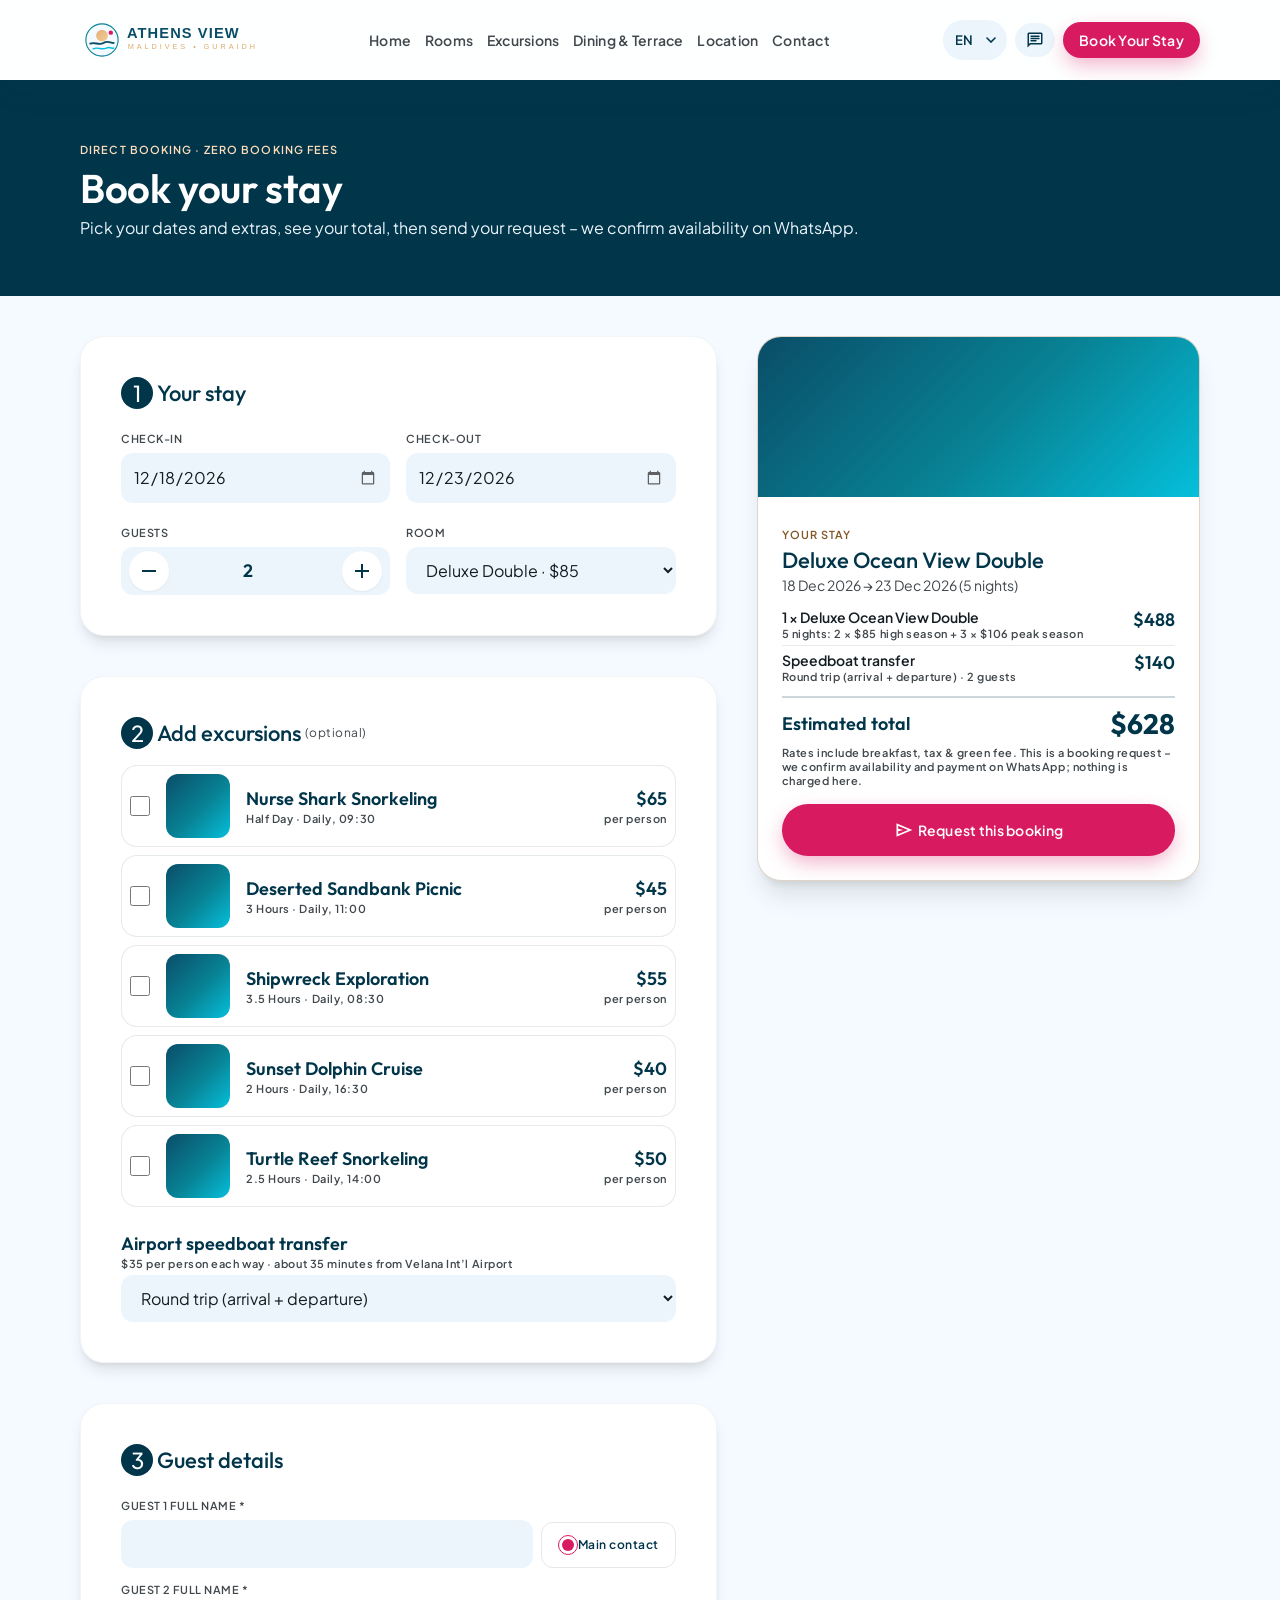
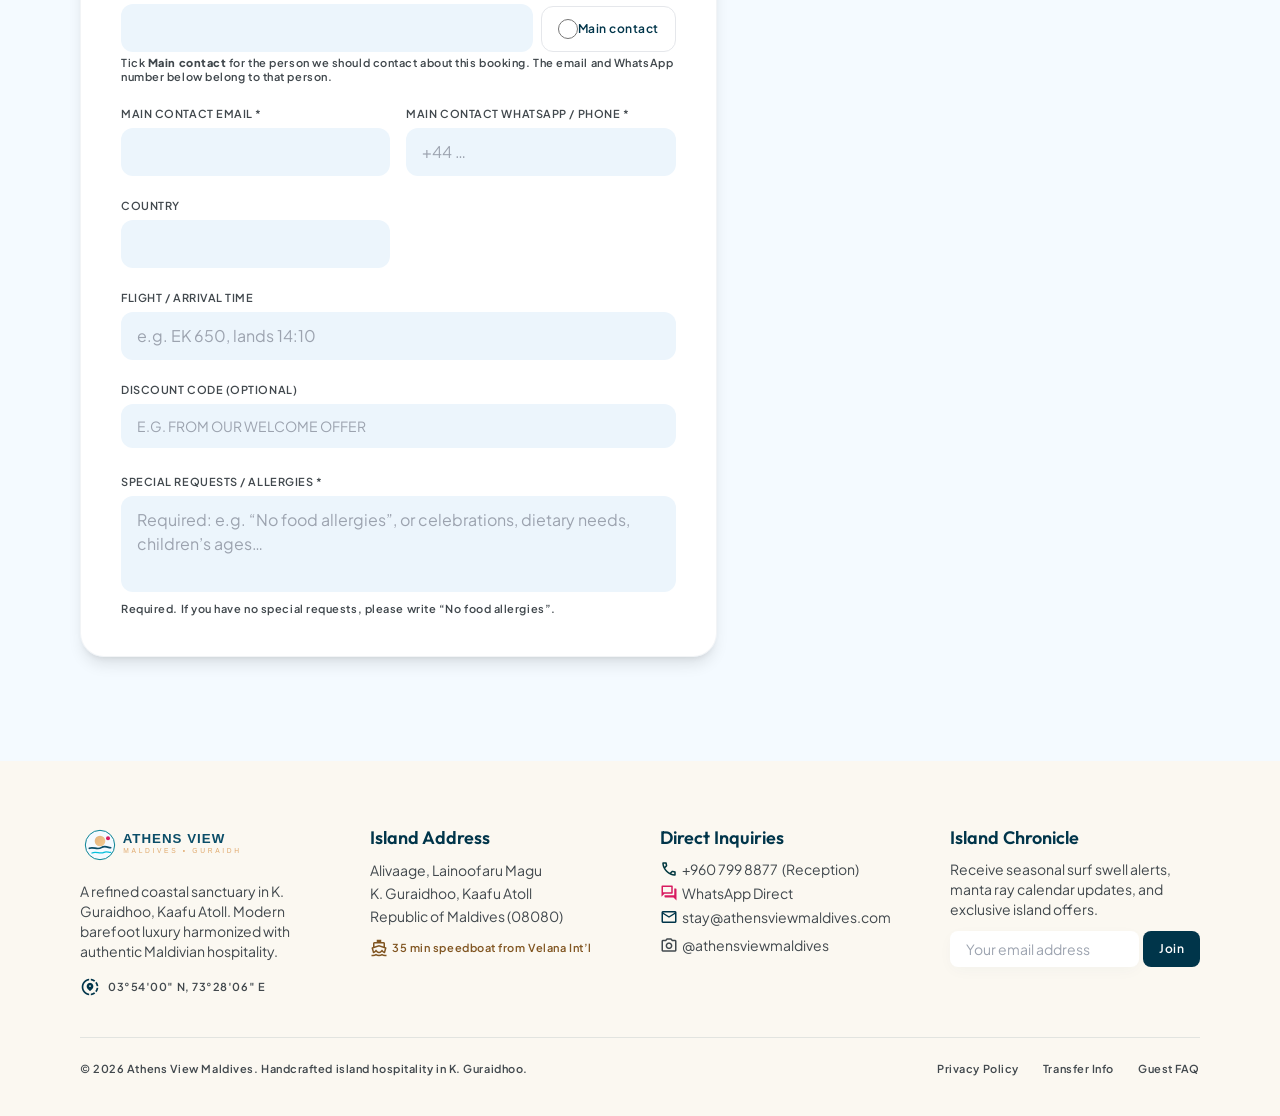
<file: booking.html>
<!DOCTYPE html>
<html lang="en" class="scroll-smooth">
<head>
<meta charset="utf-8"/>
<meta name="viewport" content="width=device-width, initial-scale=1"/>
<title>Book Your Stay | Athens View Maldives</title>
<meta name="description" content="Build your Athens View stay – choose dates, room, excursions and airport transfers, see a live total and send your booking request in one tap."/>
<meta name="theme-color" content="#0A4D68"/>
<meta property="og:type" content="website"/><meta property="og:title" content="Book Your Stay | Athens View Maldives"/><meta property="og:description" content="Build your Athens View stay – choose dates, room, excursions and airport transfers, see a live total and send your booking request in one tap."/>
<meta property="og:image" content="https://lh3.googleusercontent.com/aida-public/[base64]"/>
<link rel="canonical" href="https://s075248.github.io/Athens-View/booking.html"/>
<meta property="og:url" content="https://s075248.github.io/Athens-View/booking.html"/>
<link rel="icon" type="image/svg+xml" href="assets/img/logo.svg"/>
<link rel="manifest" href="manifest.webmanifest"/>
<link rel="apple-touch-icon" href="assets/img/icon-192.png"/>
<link rel="preconnect" href="https://fonts.googleapis.com"/><link rel="preconnect" href="https://fonts.gstatic.com" crossorigin/>
<link href="https://fonts.googleapis.com/css2?family=Outfit:wght@400;500;600;700&family=Plus+Jakarta+Sans:wght@400;500;600;700&display=swap" rel="stylesheet"/>
<link href="https://fonts.googleapis.com/css2?family=Material+Symbols+Outlined:opsz,wght,FILL,GRAD@24,400,0..1,0&icon_names=ac_unit,add,arrow_forward,balcony,beach_access,bed,bedtime,calendar_month,calendar_today,call,chat,chat_bubble,check_circle,checklist,chevron_left,chevron_right,close,coffee,content_copy,deck,directions_boat,directions_walk,event,event_available,event_busy,expand_more,explore,favorite,flight_land,format_quote,forum,free_breakfast,free_cancellation,group,health_and_safety,home,home_pin,hotel,install_mobile,kitchen,local_cafe,local_dining,location_on,luggage,mail,map,mark_email_read,menu,north_east,payments,photo_camera,play_circle,pool,print,rainy,redeem,remove,restaurant,sailing,schedule,scuba_diving,search,send,set_meal,share_location,shower,square_foot,star,surfing,temple_buddhist,verified,wb_sunny,wb_twilight,wifi&display=block" rel="stylesheet"/>
<link href="assets/css/tailwind.css" rel="stylesheet"/>
<link href="assets/css/site.css" rel="stylesheet"/>
</head>
<body class="bg-surface font-body-md text-body-md text-on-surface antialiased" data-page="booking">
<a href="#main" class="sr-only focus:not-sr-only focus:fixed focus:top-2 focus:left-2 focus:z-[100] focus:bg-primary focus:text-on-primary focus:px-4 focus:py-2 focus:rounded-full">Skip to content</a>
<header class="fixed top-0 inset-x-0 z-50 bg-surface-pure/90 backdrop-blur-xl shadow-[0_12px_32px_-4px_rgba(10,77,104,0.08)] transition-shadow">
<div class="h-16 lg:h-20 max-w-7xl mx-auto px-margin-mobile md:px-margin-tablet lg:px-margin flex items-center justify-between gap-gutter">
<a href="index.html" class="flex items-center shrink-0" aria-label="Athens View Maldives – home"><img src="assets/img/logo.svg" alt="Athens View Maldives" class="h-9 lg:h-11 w-auto" width="144" height="36"/></a>
<nav class="hidden lg:flex items-center gap-space-lg" aria-label="Main"><a data-nav="home" href="index.html" class="font-label-lg text-label-lg text-on-surface-variant hover:text-primary transition-colors py-space-xs">Home</a><a data-nav="rooms" href="rooms.html" class="font-label-lg text-label-lg text-on-surface-variant hover:text-primary transition-colors py-space-xs">Rooms</a><a data-nav="excursions" href="excursions.html" class="font-label-lg text-label-lg text-on-surface-variant hover:text-primary transition-colors py-space-xs">Excursions</a><a data-nav="dining" href="dining.html" class="font-label-lg text-label-lg text-on-surface-variant hover:text-primary transition-colors py-space-xs">Dining &amp; Terrace</a><a data-nav="location" href="location.html" class="font-label-lg text-label-lg text-on-surface-variant hover:text-primary transition-colors py-space-xs">Location</a><a data-nav="contact" href="contact.html" class="font-label-lg text-label-lg text-on-surface-variant hover:text-primary transition-colors py-space-xs">Contact</a></nav>
<div class="flex items-center gap-space-sm shrink-0">
<a href="https://wa.me/9607998877" data-wa-link target="_blank" rel="noopener" class="hidden xl:flex items-center gap-space-xs px-space-md py-space-sm rounded-full bg-surface-container-low text-primary hover:bg-primary hover:text-on-primary font-label-md text-label-md transition-all"><span class="material-symbols-outlined text-[18px]">chat</span><span>WhatsApp Inquiry</span></a>
<a href="booking.html" class="hidden sm:flex items-center justify-center px-space-lg py-space-sm rounded-full bg-bougainvillea-primary hover:bg-bougainvillea-vivid text-on-primary font-label-lg text-label-lg shadow-[0_8px_20px_-2px_rgba(216,27,96,0.35)] hover:-translate-y-0.5 transition-all">Book Your Stay</a>
<a href="tel:+9607998877" data-tel-link aria-label="Call reception" class="lg:hidden w-10 h-10 rounded-full bg-surface-container-low text-primary flex items-center justify-center"><span class="material-symbols-outlined text-[20px]">call</span></a>
<button id="menu-toggle" type="button" aria-label="Menu" aria-expanded="false" aria-controls="mobile-menu" class="lg:hidden w-10 h-10 rounded-full bg-surface-container-low text-primary flex items-center justify-center"><span class="material-symbols-outlined text-[22px]">menu</span></button>
</div></div>
<div id="mobile-menu" class="hidden lg:hidden border-t border-primary/10 bg-surface-pure"><div class="px-margin-mobile py-space-md space-y-1"><a data-nav="home" href="index.html" class="block px-space-md py-3 rounded-xl font-title-md text-title-md text-primary hover:bg-surface-container-low">Home</a><a data-nav="rooms" href="rooms.html" class="block px-space-md py-3 rounded-xl font-title-md text-title-md text-primary hover:bg-surface-container-low">Rooms</a><a data-nav="excursions" href="excursions.html" class="block px-space-md py-3 rounded-xl font-title-md text-title-md text-primary hover:bg-surface-container-low">Excursions</a><a data-nav="dining" href="dining.html" class="block px-space-md py-3 rounded-xl font-title-md text-title-md text-primary hover:bg-surface-container-low">Dining &amp; Terrace</a><a data-nav="location" href="location.html" class="block px-space-md py-3 rounded-xl font-title-md text-title-md text-primary hover:bg-surface-container-low">Location</a><a data-nav="contact" href="contact.html" class="block px-space-md py-3 rounded-xl font-title-md text-title-md text-primary hover:bg-surface-container-low">Contact</a>
<a href="booking.html" class="mt-space-sm flex justify-center px-space-lg py-3 rounded-full bg-bougainvillea-primary text-on-primary font-label-lg text-label-lg">Book Your Stay</a></div></div>
</header>
<main id="main" class="w-full pt-16 lg:pt-20"><section class="relative overflow-hidden bg-primary"><div class="max-w-7xl mx-auto px-margin-mobile md:px-margin-tablet lg:px-margin py-10 lg:py-14"><span class="font-label-sm text-label-sm text-secondary-fixed uppercase tracking-widest">Direct booking · zero booking fees</span><h1 class="mt-space-xs font-display-mobile md:font-headline-lg text-display-mobile md:text-headline-lg text-surface-pure">Book your stay</h1><p class="mt-1 font-body-md text-body-md text-surface-container-low">Pick your dates and extras, see your total, then send your request – we confirm availability on WhatsApp.</p></div></section>

<div id="booking-wrap" class="max-w-7xl mx-auto px-margin-mobile md:px-margin-tablet lg:px-margin py-space-xl w-full">
<form id="booking-form" class="grid grid-cols-1 lg:grid-cols-12 gap-space-xl items-start" novalidate>
  <div class="min-w-0 lg:col-span-7 flex flex-col gap-space-xl">
    <!-- 1 STAY -->
    <fieldset class="min-w-0 p-space-lg md:p-space-xl rounded-3xl bg-surface-pure shadow-lg border border-primary/5">
      <legend class="sr-only">Your stay</legend>
      <h2 class="font-headline-sm text-headline-sm text-primary flex items-center gap-space-xs"><span class="w-8 h-8 rounded-full bg-primary text-on-primary font-label-lg flex items-center justify-center">1</span>Your stay</h2>
      <div class="mt-space-md grid grid-cols-2 gap-space-md">
        <div><label for="b-in" class="font-label-sm text-label-sm uppercase tracking-wider text-on-surface-variant">Check-in</label><input id="b-in" name="checkin" type="date" required class="mt-1 w-full min-w-0 px-3 py-3 rounded-xl bg-surface-container-low outline-none focus:bg-surface-pure focus:ring-2 focus:ring-primary/30 font-body-sm"/></div>
        <div><label for="b-out" class="font-label-sm text-label-sm uppercase tracking-wider text-on-surface-variant">Check-out</label><input id="b-out" name="checkout" type="date" required class="mt-1 w-full min-w-0 px-3 py-3 rounded-xl bg-surface-container-low outline-none focus:bg-surface-pure focus:ring-2 focus:ring-primary/30 font-body-sm"/></div>
        <div><span class="font-label-sm text-label-sm uppercase tracking-wider text-on-surface-variant">Guests</span>
          <div class="mt-1 flex items-center justify-between rounded-xl bg-surface-container-low px-2 py-1"><button type="button" data-step="-1" aria-label="Fewer guests" class="w-10 h-10 rounded-full bg-surface-pure text-primary shadow-sm flex items-center justify-center"><span class="material-symbols-outlined">remove</span></button><input name="guests" type="number" min="1" max="8" value="2" aria-label="Number of guests" class="w-14 text-center bg-transparent outline-none font-title-md text-title-md text-primary"/><button type="button" data-step="1" aria-label="More guests" class="w-10 h-10 rounded-full bg-surface-pure text-primary shadow-sm flex items-center justify-center"><span class="material-symbols-outlined">add</span></button></div></div>
        <div><label for="b-room" class="font-label-sm text-label-sm uppercase tracking-wider text-on-surface-variant">Room</label><select id="b-room" name="room" class="mt-1 w-full px-space-md py-3 rounded-xl bg-surface-container-low outline-none focus:bg-surface-pure focus:ring-2 focus:ring-primary/30 font-body-sm"></select></div>
      </div>
      <p id="avail-warn" class="hidden mt-space-sm px-space-md py-space-xs rounded-xl bg-bougainvillea-primary/10 text-bougainvillea-primary font-label-md text-label-md" role="alert"></p>
      <div id="avail-cal" class="hidden av-cal"></div>
      <p id="guest-warn" class="hidden mt-space-sm px-space-md py-space-xs rounded-xl bg-bougainvillea-primary/10 text-bougainvillea-primary font-label-md text-label-md" role="status"></p>
    </fieldset>
    <!-- 2 EXTRAS -->
    <fieldset class="min-w-0 p-space-lg md:p-space-xl rounded-3xl bg-surface-pure shadow-lg border border-primary/5">
      <legend class="sr-only">Excursions and transfers</legend>
      <h2 class="font-headline-sm text-headline-sm text-primary flex items-center gap-space-xs"><span class="w-8 h-8 rounded-full bg-primary text-on-primary font-label-lg flex items-center justify-center">2</span>Add excursions <span class="font-label-md text-label-md text-on-surface-variant font-normal">(optional)</span></h2>
      <div id="exc-list" class="mt-space-md grid grid-cols-1 gap-space-sm"></div>
      <div class="mt-space-lg"><label for="b-tr" class="font-title-md text-title-md text-primary">Airport speedboat transfer</label><p class="font-label-sm text-label-sm text-on-surface-variant">$35 per person each way · about 35 minutes from Velana Int’l Airport</p>
        <select id="b-tr" name="transfer" class="mt-1 w-full px-space-md py-3 rounded-xl bg-surface-container-low outline-none focus:bg-surface-pure focus:ring-2 focus:ring-primary/30 font-body-sm"><option value="both">Round trip (arrival + departure)</option><option value="arrival">Arrival only</option><option value="departure">Departure only</option><option value="none">I’ll arrange my own transfer</option></select></div>
    </fieldset>
    <!-- 3 DETAILS -->
    <fieldset class="min-w-0 p-space-lg md:p-space-xl rounded-3xl bg-surface-pure shadow-lg border border-primary/5">
      <legend class="sr-only">Guest details</legend>
      <h2 class="font-headline-sm text-headline-sm text-primary flex items-center gap-space-xs"><span class="w-8 h-8 rounded-full bg-primary text-on-primary font-label-lg flex items-center justify-center">3</span>Guest details</h2>
      <div class="mt-space-md grid md:grid-cols-2 gap-space-md">
        <div class="md:col-span-2"><div id="guest-list" class="grid gap-space-sm" aria-live="polite"></div><p class="mt-1 font-label-sm text-label-sm text-on-surface-variant">Tick <b>Main contact</b> for the person we should contact about this booking. The email and WhatsApp number below belong to that person.</p></div>
        <div><label for="b-email" class="font-label-sm text-label-sm uppercase tracking-wider text-on-surface-variant">Main contact email *</label><input id="b-email" name="email" type="email" autocomplete="email" required class="mt-1 w-full px-space-md py-3 rounded-xl bg-surface-container-low outline-none focus:bg-surface-pure focus:ring-2 focus:ring-primary/30 font-body-sm"/></div>
        <div><label for="b-phone" class="font-label-sm text-label-sm uppercase tracking-wider text-on-surface-variant">Main contact WhatsApp / phone *</label><input id="b-phone" name="phone" type="tel" autocomplete="tel" placeholder="+44 …" required class="mt-1 w-full px-space-md py-3 rounded-xl bg-surface-container-low outline-none focus:bg-surface-pure focus:ring-2 focus:ring-primary/30 font-body-sm"/></div>
        <div><label for="b-country" class="font-label-sm text-label-sm uppercase tracking-wider text-on-surface-variant">Country</label><input id="b-country" name="country" autocomplete="country-name" class="mt-1 w-full px-space-md py-3 rounded-xl bg-surface-container-low outline-none focus:bg-surface-pure focus:ring-2 focus:ring-primary/30 font-body-sm"/></div>
        <div class="md:col-span-2"><label for="b-arr" class="font-label-sm text-label-sm uppercase tracking-wider text-on-surface-variant">Flight / arrival time</label><input id="b-arr" name="arrival" placeholder="e.g. EK 650, lands 14:10" class="mt-1 w-full px-space-md py-3 rounded-xl bg-surface-container-low outline-none focus:bg-surface-pure focus:ring-2 focus:ring-primary/30 font-body-sm"/></div>
        <div class="md:col-span-2"><label for="b-code" class="font-label-sm text-label-sm uppercase tracking-wider text-on-surface-variant">Discount code (optional)</label><input id="b-code" name="discount" autocomplete="off" placeholder="e.g. from our welcome offer" class="mt-1 w-full px-space-md py-3 rounded-xl bg-surface-container-low outline-none focus:bg-surface-pure focus:ring-2 focus:ring-primary/30 font-body-sm text-body-sm uppercase"/><p id="code-note" class="mt-1 font-label-sm text-label-sm text-on-surface-variant" role="status"></p></div>
        <div class="md:col-span-2"><label for="b-notes" class="font-label-sm text-label-sm uppercase tracking-wider text-on-surface-variant">Special requests / allergies *</label><textarea id="b-notes" name="notes" rows="3" required placeholder="Required: e.g. “No food allergies”, or celebrations, dietary needs, children’s ages…" class="mt-1 w-full px-space-md py-3 rounded-xl bg-surface-container-low outline-none focus:bg-surface-pure focus:ring-2 focus:ring-primary/30 font-body-sm resize-none"></textarea><p class="mt-1 font-label-sm text-label-sm text-on-surface-variant">Required. If you have no special requests, please write “No food allergies”.</p></div>
      </div>
    </fieldset>
  </div>

  <!-- SUMMARY -->
  <aside class="min-w-0 lg:col-span-5 lg:sticky lg:top-28" aria-label="Booking summary">
    <div class="rounded-3xl bg-surface-pure shadow-xl border border-secondary/25 overflow-hidden">
      <img id="sum-img" alt="" class="w-full h-40 object-cover bg-primary/10" src="assets/img/logo.svg"/>
      <div class="p-space-lg">
        <span class="font-label-sm text-label-sm text-secondary uppercase tracking-widest">Your stay</span>
        <h2 id="sum-room" class="font-headline-sm text-headline-sm text-primary">Room</h2>
        <p id="sum-dates" class="font-body-sm text-body-sm text-on-surface-variant"></p>
        <ul id="sum-lines" class="mt-space-sm divide-y divide-primary/10"></ul>
        <div class="mt-space-sm pt-space-sm border-t-2 border-primary/20 flex items-center justify-between"><span class="font-title-md text-title-md text-primary">Estimated total</span><span id="sum-total" class="font-headline-md text-headline-md text-primary font-bold">$0</span></div>
        <p class="mt-1 font-label-sm text-label-sm text-on-surface-variant">Rates include breakfast, tax &amp; green fee. This is a booking request – we confirm availability and payment on WhatsApp; nothing is charged here.</p>
        <button type="submit" class="mt-space-md w-full py-4 rounded-full bg-bougainvillea-primary hover:bg-bougainvillea-vivid text-on-primary font-label-lg text-label-lg shadow-[0_8px_20px_-2px_rgba(216,27,96,0.35)] hover:-translate-y-0.5 transition-all inline-flex items-center justify-center gap-1"><span class="material-symbols-outlined text-[20px]">send</span>Request this booking</button>
      </div>
    </div>
  </aside>
</form>
</div>

<!-- CONFIRMATION -->
<div id="confirmation" class="hidden max-w-3xl mx-auto px-margin-mobile py-space-xl w-full" aria-live="polite">
  <div class="rounded-3xl bg-surface-pure shadow-xl border border-secondary/25 p-space-lg md:p-space-xl text-center">
    <div class="mx-auto w-16 h-16 rounded-full bg-lagoon-cyan/15 text-lagoon-cyan flex items-center justify-center"><span class="material-symbols-outlined icon-fill text-[40px]">check_circle</span></div>
    <h2 class="mt-space-sm font-headline-md text-headline-md text-primary">Your request is ready!</h2>
    <p class="font-body-md text-body-md text-on-surface-variant">Reference <b id="conf-ref" class="text-primary"></b>. <b>One last step:</b> send it to our reception so we can confirm your dates.</p>
    <p id="conf-sent" class="hidden mt-space-xs inline-flex items-center gap-1 px-space-md py-1 rounded-full bg-lagoon-cyan/15 text-primary font-label-md text-label-md"><span class="material-symbols-outlined icon-fill text-[18px]">mark_email_read</span>A copy was also emailed to our reception.</p>
    <div class="mt-space-md flex flex-wrap justify-center gap-space-sm no-print">
      <a id="conf-wa" target="_blank" rel="noopener" href="#" class="px-space-lg py-3 rounded-full bg-bougainvillea-primary hover:bg-bougainvillea-vivid text-on-primary font-label-lg text-label-lg shadow-md inline-flex items-center gap-1"><span class="material-symbols-outlined text-[18px]">chat</span>Send via WhatsApp</a>
      <a id="conf-mail" href="#" class="px-space-lg py-3 rounded-full border-[1.5px] border-primary text-primary font-label-lg text-label-lg inline-flex items-center gap-1"><span class="material-symbols-outlined text-[18px]">mail</span>Send by email</a>
      <button id="conf-copy" type="button" class="px-space-lg py-3 rounded-full bg-surface-container-low text-primary font-label-lg text-label-lg inline-flex items-center gap-1"><span class="material-symbols-outlined text-[18px]">content_copy</span>Copy</button>
      <button type="button" onclick="window.print()" class="px-space-lg py-3 rounded-full bg-surface-container-low text-primary font-label-lg text-label-lg inline-flex items-center gap-1"><span class="material-symbols-outlined text-[18px]">print</span>Print</button>
    </div>
    <pre id="conf-text" class="mt-space-md text-left whitespace-pre-wrap break-words p-space-md rounded-2xl bg-sand-whisper font-body-sm text-body-sm text-on-surface"></pre>
    <button id="conf-new" type="button" class="mt-space-md text-primary font-label-lg text-label-lg hover:text-bougainvillea-primary no-print">← Edit my booking</button>
  </div>
</div>

<!-- mobile sticky total -->
<div class="lg:hidden fixed bottom-16 inset-x-0 z-30 px-margin-mobile pb-2 pointer-events-none no-print"><div class="pointer-events-auto flex items-center justify-between rounded-full bg-primary text-on-primary pl-space-lg pr-2 py-2 shadow-xl"><span class="font-label-md text-label-md">Total <b id="sum-total-mobile" class="font-title-md text-title-md ml-1">$0</b></span><button type="submit" form="booking-form" class="px-space-lg py-2.5 rounded-full bg-bougainvillea-primary font-label-lg text-label-lg">Request booking</button></div></div>
</main><footer class="w-full bg-sand-whisper text-on-surface mt-space-2xl pt-space-2xl pb-space-xl"><div class="max-w-7xl mx-auto px-margin-mobile md:px-margin-tablet lg:px-margin">
<div class="grid grid-cols-1 md:grid-cols-2 lg:grid-cols-4 gap-space-xl pb-space-xl">
<div class="flex flex-col gap-space-md"><img src="assets/img/logo.svg" alt="Athens View Maldives" class="h-10 w-auto self-start"/>
<p class="font-body-sm text-body-sm text-on-surface-variant">A refined coastal sanctuary in K. Guraidhoo, Kaafu Atoll. Modern barefoot luxury harmonized with authentic Maldivian hospitality.</p>
<div class="flex items-center gap-space-sm"><span class="material-symbols-outlined text-primary text-[20px]">share_location</span><span class="font-label-sm text-label-sm text-on-surface-variant">03°54′00″ N, 73°28′06″ E</span></div></div>
<div class="flex flex-col gap-space-sm"><span class="font-title-md text-title-md text-primary">Island Address</span>
<p class="font-body-sm text-body-sm text-on-surface-variant leading-relaxed">Alivaage, Lainoofaru Magu<br/>K. Guraidhoo, Kaafu Atoll<br/>Republic of Maldives (08080)</p>
<div class="flex items-center gap-space-xs pt-space-xs text-secondary"><span class="material-symbols-outlined text-[18px]">directions_boat</span><span class="font-label-sm text-label-sm">35 min speedboat from Velana Int’l</span></div></div>
<div class="flex flex-col gap-space-sm"><span class="font-title-md text-title-md text-primary">Direct Inquiries</span>
<div class="flex flex-col gap-space-xs">
<a data-tel-link href="tel:+9607998877" class="flex items-center gap-space-xs font-body-sm text-body-sm text-on-surface-variant hover:text-primary"><span class="material-symbols-outlined text-[18px] text-tertiary">call</span><span data-phone>+960 799 8877</span> (Reception)</a>
<a data-wa-link href="https://wa.me/9607998877" target="_blank" rel="noopener" class="flex items-center gap-space-xs font-body-sm text-body-sm text-on-surface-variant hover:text-primary"><span class="material-symbols-outlined text-[18px] text-bougainvillea-primary">forum</span><span>WhatsApp Direct</span></a>
<a data-mail-link href="mailto:stay@athensviewmaldives.com" class="flex items-center gap-space-xs font-body-sm text-body-sm text-on-surface-variant hover:text-primary"><span class="material-symbols-outlined text-[18px] text-primary">mail</span><span data-email>stay@athensviewmaldives.com</span></a>
<a data-ig-link href="https://instagram.com/athensviewmaldives" target="_blank" rel="noopener" class="flex items-center gap-space-xs font-body-sm text-body-sm text-on-surface-variant hover:text-bougainvillea-primary pt-space-xs"><span class="material-symbols-outlined text-[18px]">photo_camera</span><span>@athensviewmaldives</span></a></div></div>
<div class="flex flex-col gap-space-sm"><span class="font-title-md text-title-md text-primary">Island Chronicle</span>
<p class="font-body-sm text-body-sm text-on-surface-variant">Receive seasonal surf swell alerts, manta ray calendar updates, and exclusive island offers.</p>
<form data-newsletter class="flex flex-col sm:flex-row items-stretch gap-space-xs pt-space-xs" novalidate>
<label class="sr-only" for="nl-email">Your email address</label>
<input id="nl-email" type="email" required placeholder="Your email address" class="w-full px-space-md py-space-sm rounded-lg bg-surface-pure text-on-surface font-body-sm text-body-sm outline-none focus:ring-2 focus:ring-primary-container shadow-[0_4px_16px_-2px_rgba(10,77,104,0.04)]"/>
<button class="px-space-md py-space-sm rounded-lg bg-primary hover:bg-primary-container text-on-primary font-label-md text-label-md transition-all shrink-0">Join</button></form></div></div>
<div class="pt-space-lg border-t border-primary/10 flex flex-col sm:flex-row items-center justify-between gap-space-md font-label-sm text-label-sm text-on-surface-variant">
<p>© <span data-year>2026</span> Athens View Maldives. Handcrafted island hospitality in K. Guraidhoo.</p>
<div class="flex items-center gap-space-lg"><a class="hover:text-primary" href="privacy.html">Privacy Policy</a><a class="hover:text-primary" href="location.html#getting-here">Transfer Info</a><a class="hover:text-primary" href="contact.html#faq">Guest FAQ</a></div></div>
</div></footer>
<nav class="bottom-nav lg:hidden fixed bottom-0 inset-x-0 z-40 h-16 bg-surface-pure/95 backdrop-blur-xl shadow-[0_-4px_24px_rgba(10,77,104,0.08)] flex items-center justify-around px-margin-mobile" aria-label="App navigation">
<a data-bnav="home" href="index.html" class="flex flex-col items-center gap-0.5 text-on-surface-variant hover:text-primary px-2"><span class="material-symbols-outlined text-[22px]">home</span><span class="font-label-sm text-label-sm">Home</span></a><a data-bnav="rooms" href="rooms.html" class="flex flex-col items-center gap-0.5 text-on-surface-variant hover:text-primary px-2"><span class="material-symbols-outlined text-[22px]">bed</span><span class="font-label-sm text-label-sm">Rooms</span></a><a data-bnav="excursions" href="excursions.html" class="flex flex-col items-center gap-0.5 text-on-surface-variant hover:text-primary px-2"><span class="material-symbols-outlined text-[22px]">scuba_diving</span><span class="font-label-sm text-label-sm">Excursions</span></a>
<a href="https://wa.me/9607998877" data-wa-link target="_blank" rel="noopener" class="flex flex-col items-center gap-0.5 text-on-surface-variant hover:text-primary px-2"><span class="material-symbols-outlined text-[22px]">chat</span><span class="font-label-sm text-label-sm">WhatsApp</span></a>
<a data-bnav="booking" href="booking.html" class="flex items-center gap-1 whitespace-nowrap px-space-md py-2.5 rounded-full bg-bougainvillea-primary text-on-primary font-label-lg text-label-lg shadow-[0_8px_20px_-2px_rgba(216,27,96,0.35)]"><span class="material-symbols-outlined text-[18px]">calendar_month</span>Book</a>
</nav>

<script src="assets/js/data.js"></script><script src="assets/js/app.js"></script><script src="assets/js/extras.js"></script><script src="assets/js/booking.js"></script>
<script src="assets/js/contact-links.js"></script><script src="assets/js/i18n.js"></script>
</body></html>
</file>
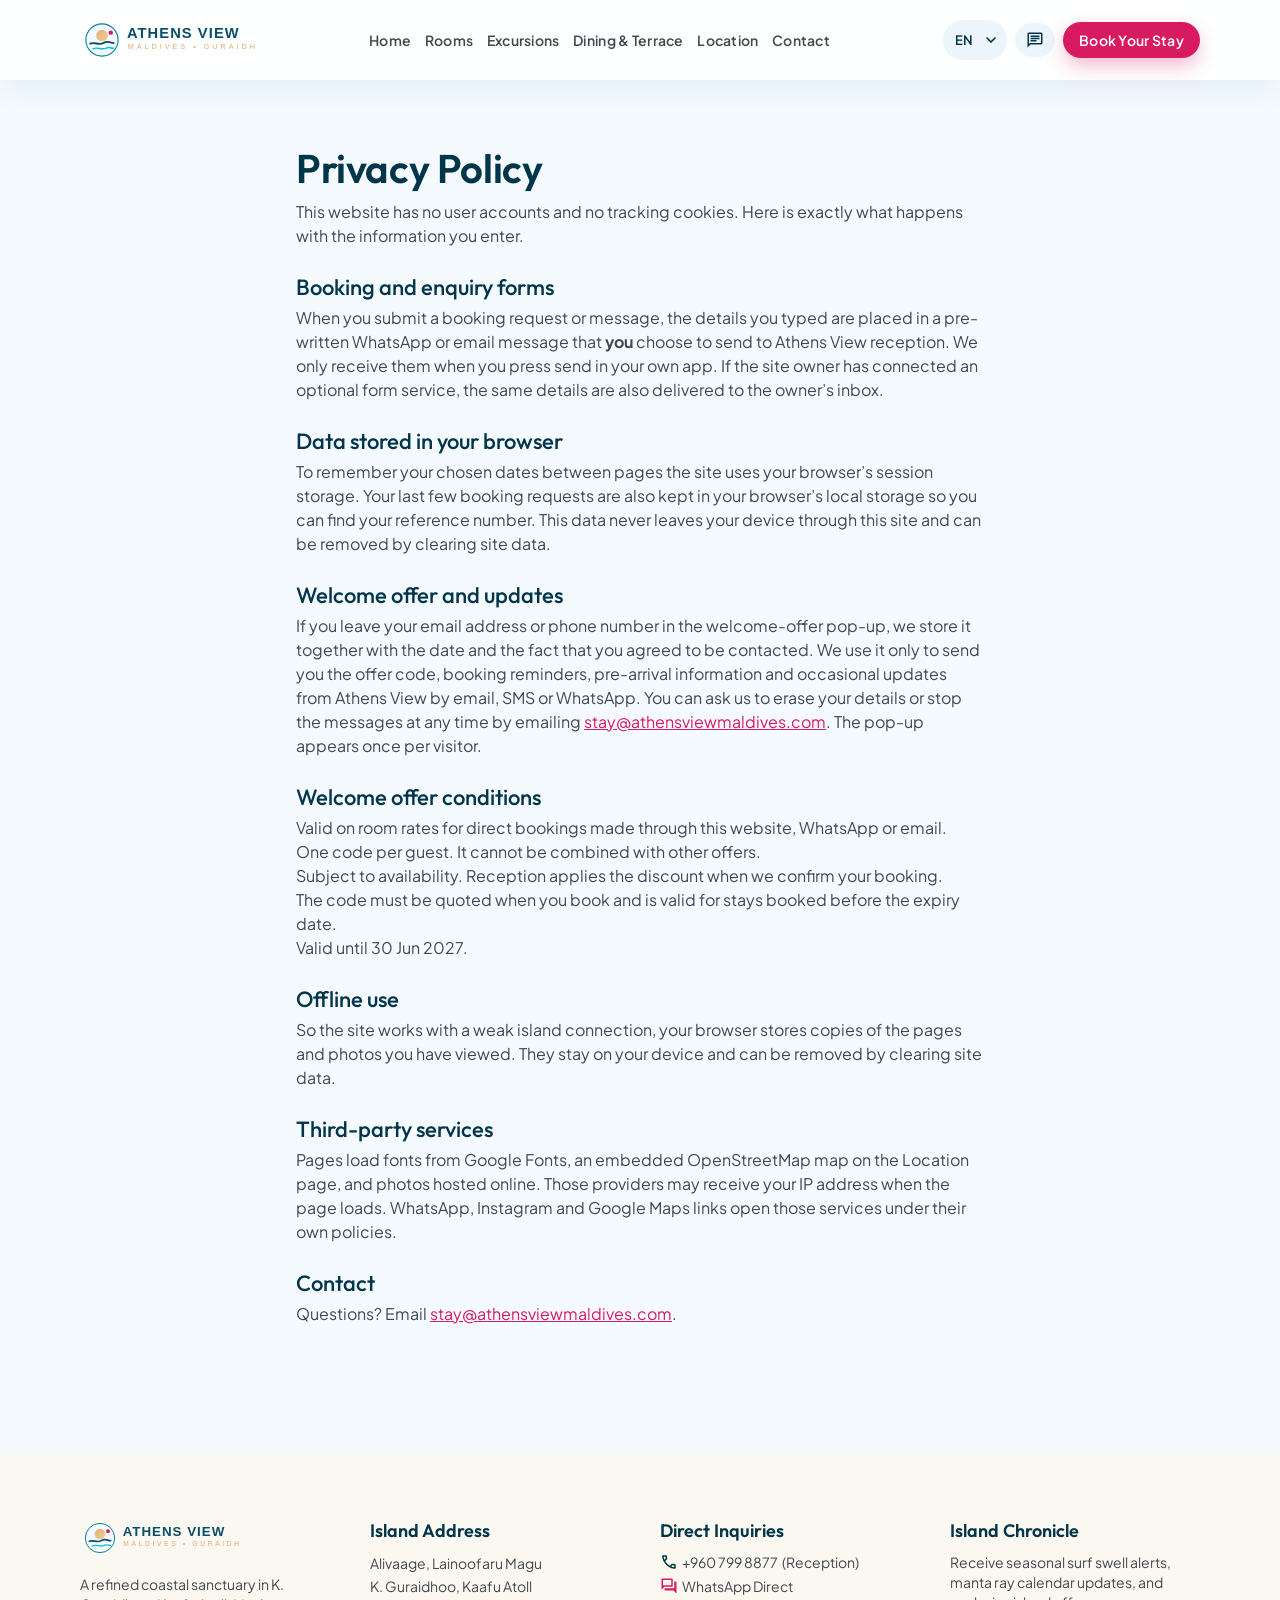
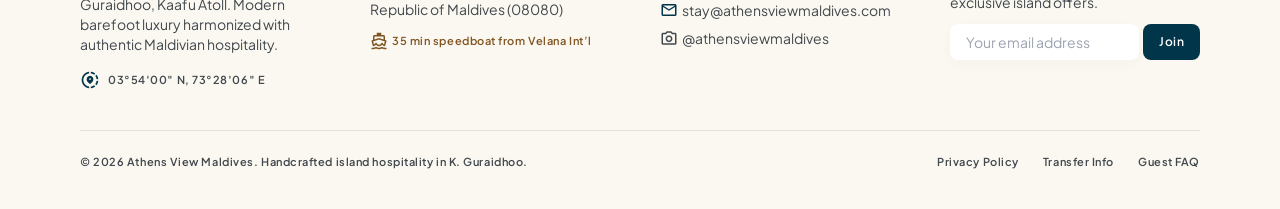
<file: privacy.html>
<!DOCTYPE html>
<html lang="en" class="scroll-smooth">
<head>
<meta charset="utf-8"/>
<meta name="viewport" content="width=device-width, initial-scale=1"/>
<title>Privacy Policy | Athens View Maldives</title>
<meta name="description" content="How Athens View Maldives handles information you share through this website."/>
<meta name="theme-color" content="#0A4D68"/>
<meta property="og:type" content="website"/><meta property="og:title" content="Privacy Policy | Athens View Maldives"/><meta property="og:description" content="How Athens View Maldives handles information you share through this website."/>
<meta property="og:image" content="https://lh3.googleusercontent.com/aida-public/[base64]"/>
<link rel="canonical" href="https://s075248.github.io/Athens-View/privacy.html"/>
<meta property="og:url" content="https://s075248.github.io/Athens-View/privacy.html"/>
<link rel="icon" type="image/svg+xml" href="assets/img/logo.svg"/>
<link rel="manifest" href="manifest.webmanifest"/>
<link rel="apple-touch-icon" href="assets/img/icon-192.png"/>
<link rel="preconnect" href="https://fonts.googleapis.com"/><link rel="preconnect" href="https://fonts.gstatic.com" crossorigin/>
<link href="https://fonts.googleapis.com/css2?family=Outfit:wght@400;500;600;700&family=Plus+Jakarta+Sans:wght@400;500;600;700&display=swap" rel="stylesheet"/>
<link href="https://fonts.googleapis.com/css2?family=Material+Symbols+Outlined:opsz,wght,FILL,GRAD@24,400,0..1,0&icon_names=ac_unit,add,arrow_forward,balcony,beach_access,bed,bedtime,calendar_month,calendar_today,call,chat,chat_bubble,check_circle,checklist,chevron_left,chevron_right,close,coffee,content_copy,deck,directions_boat,directions_walk,event,event_available,event_busy,expand_more,explore,favorite,flight_land,format_quote,forum,free_breakfast,free_cancellation,group,health_and_safety,home,home_pin,hotel,install_mobile,kitchen,local_cafe,local_dining,location_on,luggage,mail,map,mark_email_read,menu,north_east,payments,photo_camera,play_circle,pool,print,rainy,redeem,remove,restaurant,sailing,schedule,scuba_diving,search,send,set_meal,share_location,shower,square_foot,star,surfing,temple_buddhist,verified,wb_sunny,wb_twilight,wifi&display=block" rel="stylesheet"/>
<link href="assets/css/tailwind.css" rel="stylesheet"/>
<link href="assets/css/site.css" rel="stylesheet"/>
</head>
<body class="bg-surface font-body-md text-body-md text-on-surface antialiased" data-page="privacy">
<a href="#main" class="sr-only focus:not-sr-only focus:fixed focus:top-2 focus:left-2 focus:z-[100] focus:bg-primary focus:text-on-primary focus:px-4 focus:py-2 focus:rounded-full">Skip to content</a>
<header class="fixed top-0 inset-x-0 z-50 bg-surface-pure/90 backdrop-blur-xl shadow-[0_12px_32px_-4px_rgba(10,77,104,0.08)] transition-shadow">
<div class="h-16 lg:h-20 max-w-7xl mx-auto px-margin-mobile md:px-margin-tablet lg:px-margin flex items-center justify-between gap-gutter">
<a href="index.html" class="flex items-center shrink-0" aria-label="Athens View Maldives – home"><img src="assets/img/logo.svg" alt="Athens View Maldives" class="h-9 lg:h-11 w-auto" width="144" height="36"/></a>
<nav class="hidden lg:flex items-center gap-space-lg" aria-label="Main"><a data-nav="home" href="index.html" class="font-label-lg text-label-lg text-on-surface-variant hover:text-primary transition-colors py-space-xs">Home</a><a data-nav="rooms" href="rooms.html" class="font-label-lg text-label-lg text-on-surface-variant hover:text-primary transition-colors py-space-xs">Rooms</a><a data-nav="excursions" href="excursions.html" class="font-label-lg text-label-lg text-on-surface-variant hover:text-primary transition-colors py-space-xs">Excursions</a><a data-nav="dining" href="dining.html" class="font-label-lg text-label-lg text-on-surface-variant hover:text-primary transition-colors py-space-xs">Dining &amp; Terrace</a><a data-nav="location" href="location.html" class="font-label-lg text-label-lg text-on-surface-variant hover:text-primary transition-colors py-space-xs">Location</a><a data-nav="contact" href="contact.html" class="font-label-lg text-label-lg text-on-surface-variant hover:text-primary transition-colors py-space-xs">Contact</a></nav>
<div class="flex items-center gap-space-sm shrink-0">
<a href="https://wa.me/9607998877" data-wa-link target="_blank" rel="noopener" class="hidden xl:flex items-center gap-space-xs px-space-md py-space-sm rounded-full bg-surface-container-low text-primary hover:bg-primary hover:text-on-primary font-label-md text-label-md transition-all"><span class="material-symbols-outlined text-[18px]">chat</span><span>WhatsApp Inquiry</span></a>
<a href="booking.html" class="hidden sm:flex items-center justify-center px-space-lg py-space-sm rounded-full bg-bougainvillea-primary hover:bg-bougainvillea-vivid text-on-primary font-label-lg text-label-lg shadow-[0_8px_20px_-2px_rgba(216,27,96,0.35)] hover:-translate-y-0.5 transition-all">Book Your Stay</a>
<a href="tel:+9607998877" data-tel-link aria-label="Call reception" class="lg:hidden w-10 h-10 rounded-full bg-surface-container-low text-primary flex items-center justify-center"><span class="material-symbols-outlined text-[20px]">call</span></a>
<button id="menu-toggle" type="button" aria-label="Menu" aria-expanded="false" aria-controls="mobile-menu" class="lg:hidden w-10 h-10 rounded-full bg-surface-container-low text-primary flex items-center justify-center"><span class="material-symbols-outlined text-[22px]">menu</span></button>
</div></div>
<div id="mobile-menu" class="hidden lg:hidden border-t border-primary/10 bg-surface-pure"><div class="px-margin-mobile py-space-md space-y-1"><a data-nav="home" href="index.html" class="block px-space-md py-3 rounded-xl font-title-md text-title-md text-primary hover:bg-surface-container-low">Home</a><a data-nav="rooms" href="rooms.html" class="block px-space-md py-3 rounded-xl font-title-md text-title-md text-primary hover:bg-surface-container-low">Rooms</a><a data-nav="excursions" href="excursions.html" class="block px-space-md py-3 rounded-xl font-title-md text-title-md text-primary hover:bg-surface-container-low">Excursions</a><a data-nav="dining" href="dining.html" class="block px-space-md py-3 rounded-xl font-title-md text-title-md text-primary hover:bg-surface-container-low">Dining &amp; Terrace</a><a data-nav="location" href="location.html" class="block px-space-md py-3 rounded-xl font-title-md text-title-md text-primary hover:bg-surface-container-low">Location</a><a data-nav="contact" href="contact.html" class="block px-space-md py-3 rounded-xl font-title-md text-title-md text-primary hover:bg-surface-container-low">Contact</a>
<a href="booking.html" class="mt-space-sm flex justify-center px-space-lg py-3 rounded-full bg-bougainvillea-primary text-on-primary font-label-lg text-label-lg">Book Your Stay</a></div></div>
</header>
<main id="main" class="w-full pt-16 lg:pt-20"><section class="max-w-3xl mx-auto px-margin-mobile md:px-margin-tablet py-space-2xl w-full">
<h1 class="font-headline-lg-mobile md:font-headline-lg text-headline-lg-mobile md:text-headline-lg text-primary">Privacy Policy</h1>
<p class="mt-space-sm font-body-md text-body-md text-on-surface-variant">This website has no user accounts and no tracking cookies. Here is exactly what happens with the information you enter.</p>
<h2 class="mt-space-lg font-headline-sm text-headline-sm text-primary">Booking and enquiry forms</h2>
<p class="mt-1 font-body-md text-body-md text-on-surface-variant">When you submit a booking request or message, the details you typed are placed in a pre-written WhatsApp or email message that <b>you</b> choose to send to Athens View reception. We only receive them when you press send in your own app. If the site owner has connected an optional form service, the same details are also delivered to the owner’s inbox.</p>
<h2 class="mt-space-lg font-headline-sm text-headline-sm text-primary">Data stored in your browser</h2>
<p class="mt-1 font-body-md text-body-md text-on-surface-variant">To remember your chosen dates between pages the site uses your browser’s session storage. Your last few booking requests are also kept in your browser’s local storage so you can find your reference number. This data never leaves your device through this site and can be removed by clearing site data.</p>
<h2 class="mt-space-lg font-headline-sm text-headline-sm text-primary">Welcome offer and updates</h2>
<p class="mt-1 font-body-md text-body-md text-on-surface-variant">If you leave your email address or phone number in the welcome-offer pop-up, we store it together with the date and the fact that you agreed to be contacted. We use it only to send you the offer code, booking reminders, pre-arrival information and occasional updates from Athens View by email, SMS or WhatsApp. You can ask us to erase your details or stop the messages at any time by emailing <a data-mail-link href="#" class="text-bougainvillea-primary underline" data-email>stay@athensviewmaldives.com</a>. The pop-up appears once per visitor.</p>
<h2 class="mt-space-lg font-headline-sm text-headline-sm text-primary">Welcome offer conditions</h2>
<ul data-offer-terms class="mt-1 list-disc pl-6 font-body-md text-body-md text-on-surface-variant"></ul>
<h2 class="mt-space-lg font-headline-sm text-headline-sm text-primary">Offline use</h2>
<p class="mt-1 font-body-md text-body-md text-on-surface-variant">So the site works with a weak island connection, your browser stores copies of the pages and photos you have viewed. They stay on your device and can be removed by clearing site data.</p>
<div data-analytics-note class="hidden"><h2 class="mt-space-lg font-headline-sm text-headline-sm text-primary">Visitor statistics</h2>
<p class="mt-1 font-body-md text-body-md text-on-surface-variant">We use GoatCounter, a privacy-friendly service, to count page views and clicks on booking and contact buttons. It sets no cookies and does not build profiles of individual visitors.</p></div>
<h2 class="mt-space-lg font-headline-sm text-headline-sm text-primary">Third-party services</h2>
<p class="mt-1 font-body-md text-body-md text-on-surface-variant">Pages load fonts from Google Fonts, an embedded OpenStreetMap map on the Location page, and photos hosted online. Those providers may receive your IP address when the page loads. WhatsApp, Instagram and Google Maps links open those services under their own policies.</p>
<h2 class="mt-space-lg font-headline-sm text-headline-sm text-primary">Contact</h2>
<p class="mt-1 font-body-md text-body-md text-on-surface-variant">Questions? Email <a data-mail-link href="#" class="text-bougainvillea-primary underline" data-email>stay@athensviewmaldives.com</a>.</p>
</section>
</main><footer class="w-full bg-sand-whisper text-on-surface mt-space-2xl pt-space-2xl pb-space-xl"><div class="max-w-7xl mx-auto px-margin-mobile md:px-margin-tablet lg:px-margin">
<div class="grid grid-cols-1 md:grid-cols-2 lg:grid-cols-4 gap-space-xl pb-space-xl">
<div class="flex flex-col gap-space-md"><img src="assets/img/logo.svg" alt="Athens View Maldives" class="h-10 w-auto self-start"/>
<p class="font-body-sm text-body-sm text-on-surface-variant">A refined coastal sanctuary in K. Guraidhoo, Kaafu Atoll. Modern barefoot luxury harmonized with authentic Maldivian hospitality.</p>
<div class="flex items-center gap-space-sm"><span class="material-symbols-outlined text-primary text-[20px]">share_location</span><span class="font-label-sm text-label-sm text-on-surface-variant">03°54′00″ N, 73°28′06″ E</span></div></div>
<div class="flex flex-col gap-space-sm"><span class="font-title-md text-title-md text-primary">Island Address</span>
<p class="font-body-sm text-body-sm text-on-surface-variant leading-relaxed">Alivaage, Lainoofaru Magu<br/>K. Guraidhoo, Kaafu Atoll<br/>Republic of Maldives (08080)</p>
<div class="flex items-center gap-space-xs pt-space-xs text-secondary"><span class="material-symbols-outlined text-[18px]">directions_boat</span><span class="font-label-sm text-label-sm">35 min speedboat from Velana Int’l</span></div></div>
<div class="flex flex-col gap-space-sm"><span class="font-title-md text-title-md text-primary">Direct Inquiries</span>
<div class="flex flex-col gap-space-xs">
<a data-tel-link href="tel:+9607998877" class="flex items-center gap-space-xs font-body-sm text-body-sm text-on-surface-variant hover:text-primary"><span class="material-symbols-outlined text-[18px] text-tertiary">call</span><span data-phone>+960 799 8877</span> (Reception)</a>
<a data-wa-link href="https://wa.me/9607998877" target="_blank" rel="noopener" class="flex items-center gap-space-xs font-body-sm text-body-sm text-on-surface-variant hover:text-primary"><span class="material-symbols-outlined text-[18px] text-bougainvillea-primary">forum</span><span>WhatsApp Direct</span></a>
<a data-mail-link href="mailto:stay@athensviewmaldives.com" class="flex items-center gap-space-xs font-body-sm text-body-sm text-on-surface-variant hover:text-primary"><span class="material-symbols-outlined text-[18px] text-primary">mail</span><span data-email>stay@athensviewmaldives.com</span></a>
<a data-ig-link href="https://instagram.com/athensviewmaldives" target="_blank" rel="noopener" class="flex items-center gap-space-xs font-body-sm text-body-sm text-on-surface-variant hover:text-bougainvillea-primary pt-space-xs"><span class="material-symbols-outlined text-[18px]">photo_camera</span><span>@athensviewmaldives</span></a></div></div>
<div class="flex flex-col gap-space-sm"><span class="font-title-md text-title-md text-primary">Island Chronicle</span>
<p class="font-body-sm text-body-sm text-on-surface-variant">Receive seasonal surf swell alerts, manta ray calendar updates, and exclusive island offers.</p>
<form data-newsletter class="flex flex-col sm:flex-row items-stretch gap-space-xs pt-space-xs" novalidate>
<label class="sr-only" for="nl-email">Your email address</label>
<input id="nl-email" type="email" required placeholder="Your email address" class="w-full px-space-md py-space-sm rounded-lg bg-surface-pure text-on-surface font-body-sm text-body-sm outline-none focus:ring-2 focus:ring-primary-container shadow-[0_4px_16px_-2px_rgba(10,77,104,0.04)]"/>
<button class="px-space-md py-space-sm rounded-lg bg-primary hover:bg-primary-container text-on-primary font-label-md text-label-md transition-all shrink-0">Join</button></form></div></div>
<div class="pt-space-lg border-t border-primary/10 flex flex-col sm:flex-row items-center justify-between gap-space-md font-label-sm text-label-sm text-on-surface-variant">
<p>© <span data-year>2026</span> Athens View Maldives. Handcrafted island hospitality in K. Guraidhoo.</p>
<div class="flex items-center gap-space-lg"><a class="hover:text-primary" href="privacy.html">Privacy Policy</a><a class="hover:text-primary" href="location.html#getting-here">Transfer Info</a><a class="hover:text-primary" href="contact.html#faq">Guest FAQ</a></div></div>
</div></footer>
<nav class="bottom-nav lg:hidden fixed bottom-0 inset-x-0 z-40 h-16 bg-surface-pure/95 backdrop-blur-xl shadow-[0_-4px_24px_rgba(10,77,104,0.08)] flex items-center justify-around px-margin-mobile" aria-label="App navigation">
<a data-bnav="home" href="index.html" class="flex flex-col items-center gap-0.5 text-on-surface-variant hover:text-primary px-2"><span class="material-symbols-outlined text-[22px]">home</span><span class="font-label-sm text-label-sm">Home</span></a><a data-bnav="rooms" href="rooms.html" class="flex flex-col items-center gap-0.5 text-on-surface-variant hover:text-primary px-2"><span class="material-symbols-outlined text-[22px]">bed</span><span class="font-label-sm text-label-sm">Rooms</span></a><a data-bnav="excursions" href="excursions.html" class="flex flex-col items-center gap-0.5 text-on-surface-variant hover:text-primary px-2"><span class="material-symbols-outlined text-[22px]">scuba_diving</span><span class="font-label-sm text-label-sm">Excursions</span></a>
<a href="https://wa.me/9607998877" data-wa-link target="_blank" rel="noopener" class="flex flex-col items-center gap-0.5 text-on-surface-variant hover:text-primary px-2"><span class="material-symbols-outlined text-[22px]">chat</span><span class="font-label-sm text-label-sm">WhatsApp</span></a>
<a data-bnav="booking" href="booking.html" class="flex items-center gap-1 whitespace-nowrap px-space-md py-2.5 rounded-full bg-bougainvillea-primary text-on-primary font-label-lg text-label-lg shadow-[0_8px_20px_-2px_rgba(216,27,96,0.35)]"><span class="material-symbols-outlined text-[18px]">calendar_month</span>Book</a>
</nav>

<script src="assets/js/data.js"></script><script src="assets/js/app.js"></script><script src="assets/js/extras.js"></script>
<script src="assets/js/contact-links.js"></script><script src="assets/js/i18n.js"></script>
</body></html>
</file>
<file: assets/css/site.css>
/* Athens View Maldives – custom styles layered on top of the compiled Tailwind file */
html { scroll-behavior: smooth; }
body { overscroll-behavior-y: none; -webkit-tap-highlight-color: transparent; }
.material-symbols-outlined {
  font-family: 'Material Symbols Outlined';
  font-weight: normal; font-style: normal; line-height: 1; letter-spacing: normal;
  text-transform: none; display: inline-block; white-space: nowrap; word-wrap: normal;
  direction: ltr; -webkit-font-smoothing: antialiased;
  font-variation-settings: 'FILL' 0, 'wght' 400, 'GRAD' 0, 'opsz' 24;
}
.icon-fill { font-variation-settings: 'FILL' 1, 'wght' 400, 'GRAD' 0, 'opsz' 24; }

/* keep content clear of the fixed mobile bottom nav */
@media (max-width: 1023px) { body { padding-bottom: 4rem; } }

/* focus ring that matches the design system */
:where(a, button, input, select, textarea, summary):focus-visible {
  outline: 3px solid rgba(8,131,149,.45); outline-offset: 2px; border-radius: 12px;
}

/* swipeable carousel (mobile rooms) */
.snap-row { display: flex; gap: 1rem; overflow-x: auto; scroll-snap-type: x mandatory;
  padding-inline: 1.25rem; scroll-padding-inline: 1.25rem; margin-inline: -1.25rem;
  -webkit-overflow-scrolling: touch; scrollbar-width: none; }
.snap-row::-webkit-scrollbar { display: none; }
.snap-row > * { scroll-snap-align: start; flex: 0 0 85%; }
@media (min-width: 768px) { .snap-row { display: grid; grid-template-columns: repeat(2, minmax(0,1fr)); overflow: visible; margin-inline: 0; padding-inline: 0; }
  .snap-row > * { flex: none; } }

/* scroll reveal */
.reveal { opacity: 0; transform: translateY(18px); transition: opacity .7s ease, transform .7s ease; }
.reveal.in { opacity: 1; transform: none; }
@media (prefers-reduced-motion: reduce) { .reveal { opacity: 1; transform: none; transition: none; } html { scroll-behavior: auto; } }

/* image fallback if a remote photo cannot load */
.img-fallback { background: linear-gradient(135deg, #0A4D68 0%, #088395 55%, #05BFDB 100%) !important; }

/* modal */
.av-modal { position: fixed; inset: 0; z-index: 80; display: none; align-items: flex-end; justify-content: center; padding: 0; background: rgba(0,30,44,.55); backdrop-filter: blur(4px); }
.av-modal.open { display: flex; }
.av-modal .sheet { width: 100%; max-width: 56rem; max-height: 92vh; overflow-y: auto; background: #fff; border-radius: 1.5rem 1.5rem 0 0;
  box-shadow: 0 20px 48px rgba(10,77,104,.18); border: 1px solid rgba(224,169,109,.25); animation: sheetUp .28s ease both; }
@media (min-width: 768px) { .av-modal { align-items: center; padding: 1.5rem; } .av-modal .sheet { border-radius: 1.5rem; } }
@keyframes sheetUp { from { transform: translateY(24px); opacity: 0; } to { transform: none; opacity: 1; } }

/* toast */
#av-toast { position: fixed; left: 50%; bottom: 5.5rem; transform: translate(-50%, 20px); z-index: 90; opacity: 0; pointer-events: none;
  background: #00354a; color: #fff; padding: .75rem 1.25rem; border-radius: 9999px; font-size: .875rem; box-shadow: 0 12px 32px -4px rgba(10,77,104,.35);
  transition: opacity .25s ease, transform .25s ease; max-width: calc(100vw - 2rem); text-align: center; }
#av-toast.show { opacity: 1; transform: translate(-50%, 0); }
@media (min-width: 1024px) { #av-toast { bottom: 2rem; } }

/* accordion */
details.av-acc > summary { list-style: none; cursor: pointer; }
details.av-acc > summary::-webkit-details-marker { display: none; }
details.av-acc[open] .acc-chevron { transform: rotate(180deg); }
.acc-chevron { transition: transform .2s ease; }

/* chips */
.chip { transition: all .2s ease; }
.chip[aria-pressed="true"] { background: #0A4D68; color: #fff; border-color: #0A4D68; }

/* custom date input polish */
input[type="date"] { min-height: 2.9rem; }
input[type="date"]::-webkit-calendar-picker-indicator { opacity: .6; cursor: pointer; }

/* print: booking confirmation only */
@media print {
  header, footer, nav.bottom-nav, .no-print, #av-toast { display: none !important; }
  body { padding: 0 !important; background: #fff !important; }
  #confirmation { box-shadow: none !important; }
}

/* the design uses a hidden scrollbar */
::-webkit-scrollbar { width: 0; height: 0; }

/* ==========================================================================
   Feature components (packages, availability, reviews, photo viewer, climate,
   language switcher, install/offline). Colours match the design tokens.
   ========================================================================== */
:root { --av-primary: #00354a; --av-secondary: #805521; --av-magenta: #d81b60; --av-magenta-d: #b8154f; --av-cyan: #05bfdb; --av-sand: #fbf8f1; --av-low: #ecf5fc; --av-mute: #41484d; --av-line: rgba(0,53,74,.1); }

/* seasonal rate chips (room modal) */
.av-rates { display: flex; flex-wrap: wrap; gap: .5rem; }
.av-rate-chip { padding: .25rem .75rem; border-radius: 9999px; background: var(--av-sand); color: var(--av-primary); font-size: .8125rem; border: 1px solid rgba(224,169,109,.35); }
.av-rate-chip b { font-weight: 600; margin-right: .25rem; }
img[data-lightbox] { cursor: zoom-in; }

/* packages */
.av-pkgs { display: grid; grid-template-columns: repeat(auto-fit, minmax(17rem, 1fr)); gap: 1.25rem; }
.av-pkg { position: relative; display: flex; flex-direction: column; gap: .5rem; padding: 1.5rem; border-radius: 1.5rem; background: #fff; border: 1px solid var(--av-line); box-shadow: 0 12px 32px -8px rgba(10,77,104,.14); transition: transform .25s ease; }
.av-pkg:hover { transform: translateY(-4px); }
.av-pkg-save { position: absolute; top: 1rem; right: 1rem; padding: .2rem .7rem; border-radius: 9999px; background: var(--av-magenta); color: #fff; font-size: .75rem; font-weight: 600; letter-spacing: .02em; }
.av-pkg-ico { width: 3rem; height: 3rem; border-radius: 1rem; background: var(--av-low); color: var(--av-primary); display: flex; align-items: center; justify-content: center; font-size: 1.5rem; }
.av-pkg h3 { font-family: Outfit, sans-serif; font-size: 1.375rem; font-weight: 600; color: var(--av-primary); margin: .25rem 0 0; }
.av-pkg-tag { color: var(--av-mute); font-size: .9375rem; margin: 0; }
.av-pkg ul { list-style: none; margin: .5rem 0; padding: 0; display: grid; gap: .4rem; }
.av-pkg li { display: flex; gap: .5rem; align-items: flex-start; font-size: .9rem; color: #1c2b33; }
.av-pkg li .material-symbols-outlined { font-size: 1.125rem; color: var(--av-cyan); }
.av-pkg-price { margin-top: auto; padding-top: .75rem; border-top: 1px dashed var(--av-line); color: var(--av-primary); }
.av-pkg-price b { font-family: Outfit, sans-serif; font-size: 1.75rem; font-weight: 700; }
.av-pkg-was { color: var(--av-mute); text-decoration: line-through; font-size: .95rem; margin-right: .25rem; }
.av-pkg-price small { display: block; color: var(--av-mute); font-size: .8125rem; }
.av-pkg-cta { display: block; text-align: center; padding: .85rem 1rem; border-radius: 9999px; background: var(--av-magenta); color: #fff; font-weight: 600; box-shadow: 0 8px 20px -4px rgba(216,27,96,.35); transition: background .2s, transform .2s; }
.av-pkg-cta:hover { background: var(--av-magenta-d); transform: translateY(-2px); }
.av-pkg-banner { display: flex; align-items: center; gap: .75rem; margin-top: 1rem; padding: .75rem 1rem; border-radius: 1rem; background: var(--av-sand); border: 1px solid rgba(224,169,109,.45); color: var(--av-primary); font-size: .9375rem; }
.av-pkg-banner .material-symbols-outlined { color: var(--av-magenta); }
.av-pkg-banner button { color: var(--av-magenta); font-weight: 600; }
.av-pkg-banner.hidden { display: none; }

/* availability calendar */
.av-cal { margin-top: 1rem; padding: 1rem; border-radius: 1rem; background: var(--av-low); }
.av-cal.hidden { display: none; }
.av-cal-bar { display: flex; align-items: center; justify-content: space-between; gap: .5rem; margin-bottom: .75rem; color: var(--av-primary); font-weight: 600; font-size: .9375rem; }
.av-cal-bar button { width: 2.25rem; height: 2.25rem; border-radius: 9999px; background: #fff; color: var(--av-primary); font-size: 1.25rem; line-height: 1; box-shadow: 0 1px 3px rgba(0,0,0,.12); }
.av-cal-bar button:disabled { opacity: .35; cursor: default; }
.av-cal-months { display: grid; grid-template-columns: repeat(auto-fit, minmax(13rem, 1fr)); gap: 1rem; }
.av-cal-m > b { display: block; margin-bottom: .35rem; color: var(--av-primary); font-size: .875rem; }
.av-cal-grid { display: grid; grid-template-columns: repeat(7, 1fr); gap: 2px; text-align: center; font-size: .75rem; }
.av-cal-grid > span:not(.av-d) { color: var(--av-mute); font-weight: 600; padding-bottom: .15rem; }
.av-d { display: block; padding: .3rem 0; border-radius: .4rem; background: #fff; color: var(--av-primary); }
.av-d-past { opacity: .35; }
.av-d-booked { background: #e6e9eb; color: #8a949a; text-decoration: line-through; }
.av-d-sel { background: var(--av-cyan); color: #fff; }
.av-d-booked.av-d-sel { background: var(--av-magenta); color: #fff; text-decoration: none; }
.av-cal-key { display: flex; align-items: center; gap: .5rem; margin: .75rem 0 0; font-size: .75rem; color: var(--av-mute); }
.av-cal-key .av-d { width: 1rem; padding: .5rem 0; }

/* reviews */
.av-reviews { display: grid; grid-template-columns: repeat(auto-fit, minmax(17rem, 1fr)); gap: 1.25rem; }
.av-review { position: relative; margin: 0; padding: 1.75rem; border-radius: 1.5rem; background: var(--av-sand); box-shadow: 0 12px 32px -8px rgba(10,77,104,.12); display: flex; flex-direction: column; gap: .6rem; }
.av-rev-q { position: absolute; top: 1.25rem; right: 1.25rem; font-size: 2rem; color: rgba(5,191,219,.4); }
.av-stars { display: flex; color: var(--av-secondary); }
.av-stars .material-symbols-outlined { font-size: 1.25rem; opacity: .3; }
.av-stars .icon-fill { opacity: 1; }
.av-review blockquote { margin: 0; font-family: Outfit, sans-serif; font-size: 1.25rem; font-weight: 500; font-style: italic; color: var(--av-primary); line-height: 1.45; }
.av-review figcaption { display: flex; flex-wrap: wrap; gap: .25rem .5rem; align-items: baseline; font-size: .9rem; color: var(--av-mute); }
.av-review figcaption b { color: var(--av-primary); font-size: 1rem; }
.av-review figcaption a { color: var(--av-magenta); text-decoration: underline; }
.av-rev-links { display: flex; flex-wrap: wrap; gap: .75rem; margin-top: 1.25rem; justify-content: center; }
.av-rev-link { display: inline-flex; align-items: center; gap: .35rem; padding: .6rem 1.1rem; border-radius: 9999px; border: 1.5px solid var(--av-primary); color: var(--av-primary); font-weight: 600; font-size: .9rem; }
.av-rev-link:hover { background: var(--av-primary); color: #fff; }
.av-rev-link .material-symbols-outlined { font-size: 1rem; }

/* full-screen photo viewer */
.av-lb { position: fixed; inset: 0; z-index: 110; display: none; align-items: center; justify-content: center; background: rgba(0,18,27,.94); touch-action: pan-y; }
.av-lb.open { display: flex; }
.av-lb img { max-width: 100vw; max-height: 86vh; object-fit: contain; user-select: none; -webkit-user-drag: none; }
@media (min-width: 900px) { .av-lb img { max-width: 88vw; } }
.av-lb button { position: absolute; display: flex; align-items: center; justify-content: center; width: 3rem; height: 3rem; border-radius: 9999px; background: rgba(255,255,255,.14); color: #fff; backdrop-filter: blur(6px); }
.av-lb button:hover { background: rgba(255,255,255,.28); }
.av-lb-x { top: 1rem; right: 1rem; }
.av-lb-n { top: 50%; transform: translateY(-50%); }
.av-lb-prev { left: .75rem; } .av-lb-next { right: .75rem; }
.av-lb.single .av-lb-n { display: none; }
.av-lb-c { position: absolute; bottom: 1.25rem; left: 50%; transform: translateX(-50%); color: #fff; font-size: .875rem; padding: .25rem .8rem; border-radius: 9999px; background: rgba(255,255,255,.14); }

/* climate chart */
.av-wx { list-style: none; margin: 0; padding: 0 0 .5rem; display: grid; grid-template-columns: repeat(12, minmax(3.1rem, 1fr)); gap: .4rem; overflow-x: auto; }
.av-wx-m { display: flex; flex-direction: column; align-items: center; gap: .25rem; padding: .6rem .25rem; border-radius: 1rem; background: #fff; border: 1px solid var(--av-line); text-align: center; font-size: .8125rem; color: var(--av-mute); }
.av-wx-m.now { outline: 2px solid var(--av-magenta); }
.av-wx-m b { color: var(--av-primary); font-size: .9rem; }
.av-wx-rain { font-size: .8125rem; color: var(--av-primary); font-weight: 600; } .av-wx-rain small { font-weight: 400; color: var(--av-mute); }
.av-wx-barwrap { display: flex; align-items: flex-end; width: 100%; height: 5rem; justify-content: center; }
.av-wx-bar { display: block; width: 1.1rem; border-radius: .5rem .5rem .2rem .2rem; background: var(--av-cyan); }
.av-wx-m.dry .av-wx-bar { background: #f0b45a; }
.av-wx-t { color: #b4551f; font-weight: 600; } .av-wx-s { color: #0a7a8a; font-weight: 600; }
.av-wx-key { display: flex; flex-wrap: wrap; gap: .5rem 1.25rem; margin: .75rem 0 0; font-size: .8125rem; color: var(--av-mute); }
.av-wx-key i { display: inline-block; width: .8rem; height: .8rem; border-radius: 50%; margin-right: .35rem; vertical-align: -1px; background: var(--av-cyan); }
.av-wx-key i.dry { background: #f0b45a; }
.av-season-cards { display: grid; grid-template-columns: repeat(auto-fit, minmax(16rem, 1fr)); gap: 1.25rem; margin-bottom: 1.5rem; }
.av-season-card { padding: 1.5rem; border-radius: 1.5rem; background: #fff; border: 1px solid var(--av-line); box-shadow: 0 8px 24px -8px rgba(10,77,104,.12); }
.av-season-card h3 { display: flex; align-items: center; gap: .5rem; font-family: Outfit, sans-serif; font-size: 1.25rem; font-weight: 600; color: var(--av-primary); margin: 0 0 .5rem; }
.av-season-card p { margin: 0; color: var(--av-mute); line-height: 1.55; }
.av-note { font-size: .8125rem; color: var(--av-mute); margin-top: .75rem; }

/* trips saved on this device */
.av-trips { margin-top: 1.5rem; padding: 1.25rem 1.5rem; border-radius: 1.25rem; background: #fff; border: 1px solid var(--av-line); }
.av-trips.hidden { display: none; }
.av-trips h3 { margin: 0 0 .5rem; font-family: Outfit, sans-serif; color: var(--av-primary); font-size: 1.125rem; font-weight: 600; }
.av-trips ul { list-style: none; margin: 0; padding: 0; display: grid; gap: .5rem; }
.av-trips li { display: flex; flex-direction: column; font-size: .9rem; color: var(--av-mute); }
.av-trips li b { color: var(--av-primary); }

/* language switcher */
.av-lang { appearance: none; -webkit-appearance: none; background: var(--av-low) url("data:image/svg+xml,%3Csvg xmlns='http://www.w3.org/2000/svg' width='10' height='6' viewBox='0 0 10 6'%3E%3Cpath d='M1 1l4 4 4-4' fill='none' stroke='%2300354a' stroke-width='1.6' stroke-linecap='round'/%3E%3C/svg%3E") no-repeat right .7rem center; color: var(--av-primary); font-weight: 600; font-size: .875rem; border: 0; border-radius: 9999px; padding: .55rem 1.9rem .55rem 1rem; cursor: pointer; }
.av-lang-desk { display: none; }
@media (min-width: 1024px) { .av-lang-desk { display: block; } }
.av-lang-mob { display: block; width: 100%; margin: .5rem 0; padding-top: .75rem; padding-bottom: .75rem; }

/* install + offline */
.av-install { display: inline-flex; align-items: center; gap: .5rem; margin-top: 1rem; padding: .7rem 1.2rem; border-radius: 9999px; background: var(--av-primary); color: #fff; font-weight: 600; font-size: .9rem; }
#av-offline { position: fixed; top: 4.25rem; left: 50%; transform: translate(-50%, -150%); z-index: 70; padding: .45rem 1rem; border-radius: 9999px; background: #805521; color: #fff; font-size: .8125rem; transition: transform .25s ease; }
#av-offline.show { transform: translate(-50%, 0); }

/* Font fallbacks: Outfit / Plus Jakarta Sans only cover Latin, so Cyrillic, Chinese and offline use need a sans-serif stack */
.font-body-lg, .font-body-md, .font-body-sm, .font-label-lg, .font-label-md, .font-label-sm {
  font-family: "Plus Jakarta Sans", ui-sans-serif, system-ui, -apple-system, "Segoe UI", Roboto, "Helvetica Neue", Arial, "PingFang SC", "Hiragino Sans GB", "Microsoft YaHei", sans-serif; }
.font-display-mobile, .font-headline-lg-mobile, .font-headline-md, .font-headline-sm, .font-title-md {
  font-family: Outfit, ui-sans-serif, system-ui, -apple-system, "Segoe UI", Roboto, "Helvetica Neue", Arial, "PingFang SC", "Hiragino Sans GB", "Microsoft YaHei", sans-serif; }
@media (min-width: 768px) {
  .md\:font-display, .md\:font-headline-lg, .md\:font-headline-md, .md\:font-headline-sm {
    font-family: Outfit, ui-sans-serif, system-ui, -apple-system, "Segoe UI", Roboto, "Helvetica Neue", Arial, "PingFang SC", "Hiragino Sans GB", "Microsoft YaHei", sans-serif; } }
.av-pkg h3, .av-pkg-price b, .av-review blockquote, .av-season-card h3, .av-trips h3 { font-family: Outfit, ui-sans-serif, system-ui, -apple-system, "Segoe UI", Roboto, Arial, "PingFang SC", "Microsoft YaHei", sans-serif; }

/* longer translated labels: keep the mobile bottom bar inside the screen */
@media (max-width: 430px) {
  nav.bottom-nav.bottom-nav { padding-inline: .5rem; }
  nav.bottom-nav.bottom-nav > a { padding-inline: .25rem; min-width: 0; }
  nav.bottom-nav.bottom-nav .font-label-sm { font-size: .6875rem; }
  nav.bottom-nav.bottom-nav > a[data-bnav="booking"] { padding-inline: .75rem; }
}

/* nav: keep each link on one line (e.g. "Dining & Terrace") */
nav[aria-label="Main"] a { white-space: nowrap; }
@media (min-width: 1024px) and (max-width: 1535px) {
  nav[aria-label="Main"] { gap: .85rem; }
  nav[aria-label="Main"] a { font-size: .875rem; }
  header a[data-wa-link] > span:last-child { display: none; }
  header a[data-wa-link] { padding-inline: .7rem; }
  header .av-lang-desk { padding: .5rem 1.6rem .5rem .75rem; font-size: .8125rem; }
  header a[href="booking.html"] { padding-inline: 1rem; white-space: nowrap; }
}
@media (min-width: 1024px) and (max-width: 1199px) {
  html:not([lang="en"]) nav[aria-label="Main"] { gap: .6rem; }
  html:not([lang="en"]) nav[aria-label="Main"] a { font-size: .8125rem; }
}
@media (min-width: 1024px) and (max-width: 1099px) {
  html:not([lang="en"]) nav[aria-label="Main"] { gap: .2rem; }
}
@media (min-width: 1536px) {
  /* the page column stops growing at 1280px, so longer translated labels need the compact WhatsApp button at any larger width */
  html:not([lang="en"]) header a[data-wa-link] > span:last-child { display: none; }
}

/* package cards: contact buttons instead of prices */
.av-pkg-actions { margin-top: auto; padding-top: .75rem; border-top: 1px dashed var(--av-line); display: grid; gap: .6rem; text-align: center; }
.av-pkg-alt { color: var(--av-primary); font-size: .875rem; text-decoration: underline; }
.av-h2 { font-family: Outfit, ui-sans-serif, system-ui, sans-serif; font-size: 2rem; font-weight: 700; color: var(--av-primary); margin: .25rem 0 1.5rem; letter-spacing: -.01em; }

/* step lists (how to get a package / how to get here) */
.av-steps-h { font-family: Outfit, ui-sans-serif, system-ui, sans-serif; font-size: 1.375rem; font-weight: 600; color: var(--av-primary); margin: 2rem 0 .75rem; }
.av-steps { list-style: none; margin: 0; padding: 0; display: grid; grid-template-columns: repeat(auto-fit, minmax(11rem, 1fr)); gap: 1rem; }
.av-steps-3 { grid-template-columns: repeat(auto-fit, minmax(14rem, 1fr)); }
.av-steps li { position: relative; display: flex; flex-direction: column; gap: .3rem; padding: 1.25rem 1rem 1rem; border-radius: 1.25rem; background: #fff; border: 1px solid var(--av-line); box-shadow: 0 8px 24px -10px rgba(10,77,104,.14); font-size: .9rem; color: var(--av-mute); }
.av-steps li b { color: var(--av-primary); font-size: 1.0625rem; font-family: Outfit, ui-sans-serif, system-ui, sans-serif; }
.av-steps li > .material-symbols-outlined { color: var(--av-cyan); font-size: 1.75rem; }
.av-step-n { position: absolute; top: .75rem; right: .75rem; width: 1.5rem; height: 1.5rem; border-radius: 9999px; background: var(--av-magenta); color: #fff; font-size: .75rem; font-weight: 700; display: flex; align-items: center; justify-content: center; }

/* sign-up pop-up */
.av-su { position: fixed; inset: 0; z-index: 95; display: none; align-items: center; justify-content: center; padding: 1rem; background: rgba(0,30,44,.6); backdrop-filter: blur(4px); }
.av-su.open { display: flex; }
.av-su-card { position: relative; width: 100%; max-width: 28rem; max-height: 92vh; overflow-y: auto; padding: 1.75rem 1.5rem 1.5rem; border-radius: 1.5rem; background: #fff; box-shadow: 0 24px 60px rgba(0,30,44,.35); animation: sheetUp .28s ease both; }
.av-su-x { position: absolute; top: .6rem; right: .6rem; width: 2.5rem; height: 2.5rem; border-radius: 9999px; background: var(--av-low); color: var(--av-primary); font-size: 1.5rem; line-height: 1; }
.av-su-badge { display: inline-block; padding: .2rem .75rem; border-radius: 9999px; background: var(--av-magenta); color: #fff; font-size: .75rem; font-weight: 600; letter-spacing: .04em; text-transform: uppercase; }
.av-su h2 { font-family: Outfit, ui-sans-serif, system-ui, sans-serif; font-size: 1.625rem; font-weight: 700; line-height: 1.2; color: var(--av-primary); margin: .75rem 2rem .5rem 0; }
.av-su p { color: var(--av-mute); font-size: .9375rem; line-height: 1.5; margin: 0 0 .75rem; }
.av-su-l { display: block; font-size: .75rem; font-weight: 600; letter-spacing: .05em; text-transform: uppercase; color: var(--av-mute); margin-bottom: .25rem; }
.av-su input[name=contact] { width: 100%; padding: .8rem 1rem; border-radius: .9rem; background: var(--av-low); border: 2px solid transparent; outline: none; font-size: 1rem; color: #12232b; }
.av-su input[name=contact]:focus { background: #fff; border-color: rgba(8,131,149,.45); }
.av-su-consent { display: flex; gap: .6rem; align-items: flex-start; margin: .85rem 0 .25rem; font-size: .8125rem; color: var(--av-mute); line-height: 1.45; }
.av-su-consent input { margin-top: .2rem; width: 1.1rem; height: 1.1rem; flex: none; accent-color: #d81b60; }
.av-su-consent a { color: var(--av-magenta); text-decoration: underline; }
.av-su-err { min-height: 1.1rem; color: var(--av-magenta) !important; font-size: .8125rem !important; margin: .25rem 0 !important; }
.av-su-btn { display: block; width: 100%; text-align: center; padding: .9rem 1rem; border-radius: 9999px; background: var(--av-magenta); color: #fff; font-weight: 600; box-shadow: 0 8px 20px -4px rgba(216,27,96,.35); }
.av-su-btn:hover { background: var(--av-magenta-d); }
.av-su-btn:disabled { opacity: .6; }
.av-su-later { display: block; margin: .25rem auto 0; color: var(--av-mute); text-decoration: underline; font-size: .875rem; }
.av-su-code { font-family: Outfit, ui-sans-serif, system-ui, sans-serif; font-size: 2rem !important; font-weight: 700; letter-spacing: .12em; text-align: center; padding: .75rem; border-radius: 1rem; background: var(--av-sand); border: 2px dashed rgba(224,169,109,.7); color: var(--av-primary) !important; }
.av-su-terms { margin-top: .9rem; font-size: .8125rem; color: var(--av-mute); }
.av-su-terms summary { cursor: pointer; font-weight: 600; color: var(--av-primary); }
.av-su-terms ul { margin: .5rem 0 0; padding-left: 1.1rem; display: grid; gap: .3rem; }

/* monthly promos strip */
.av-promos { display: grid; grid-template-columns: repeat(auto-fit, minmax(17rem, 1fr)); gap: 1rem; margin-bottom: 2rem; }
.av-promo { display: flex; gap: .9rem; align-items: flex-start; padding: 1.1rem 1.25rem; border-radius: 1.25rem; background: linear-gradient(135deg, #fff4ea, #fff); border: 1px solid #f3d9c0; box-shadow: 0 8px 22px -10px rgba(10,77,104,.18); }
.av-promo-ico { flex: none; width: 2.75rem; height: 2.75rem; border-radius: 9999px; background: var(--av-magenta); color: #fff; display: flex; align-items: center; justify-content: center; font-size: 1.4rem; }
.av-promo h3 { font-family: Outfit, sans-serif; font-size: 1.1rem; font-weight: 600; color: var(--av-primary); margin: 0 0 .2rem; }
.av-promo p { margin: 0 0 .5rem; font-size: .9rem; color: #1c2b33; }
.av-promo-cta { display: inline-block; font-size: .85rem; font-weight: 600; color: var(--av-magenta); text-decoration: underline; text-underline-offset: 3px; }
.av-promo small { display: block; margin-top: .3rem; color: var(--av-mute); font-size: .75rem; }
.av-promos-h { margin: 0 0 .75rem; font-size: .8rem; font-weight: 600; letter-spacing: .08em; text-transform: uppercase; color: var(--av-magenta); }

/* booking: guest rows */
.av-guest-row { display: grid; grid-template-columns: 1fr; gap: .5rem; align-items: end; }
@media (min-width: 640px) { .av-guest-row { grid-template-columns: 1fr auto; } }
</file>
